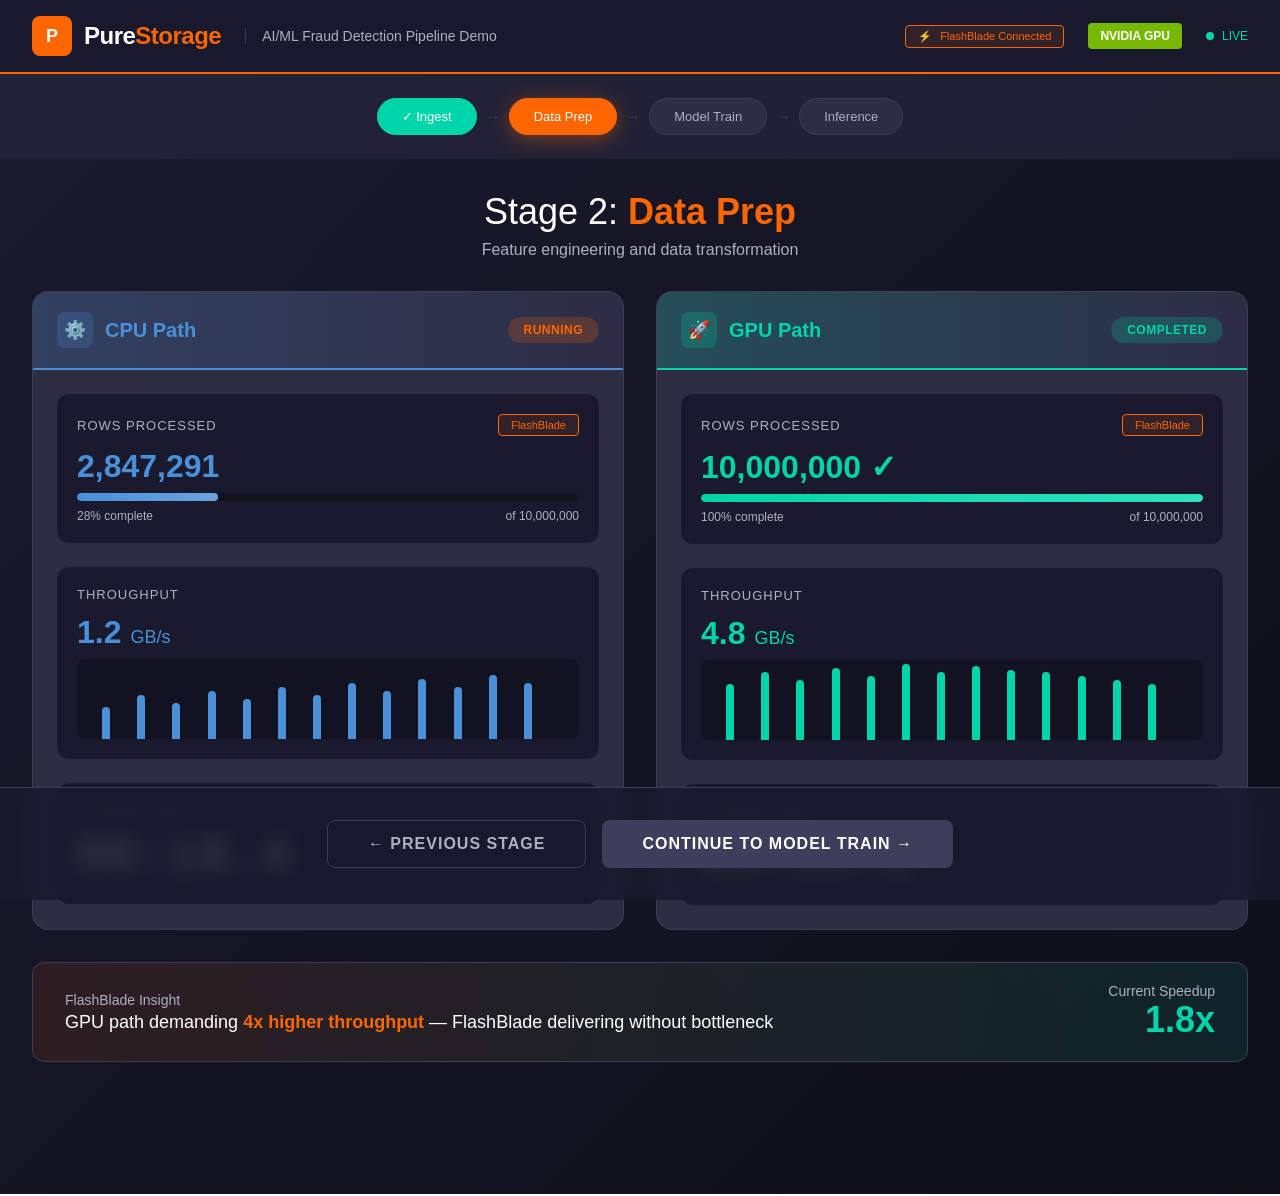
<file: dashboard-mockup.html>
<!DOCTYPE html>
<html lang="en">
<head>
    <meta charset="UTF-8">
    <meta name="viewport" content="width=device-width, initial-scale=1.0">
    <title>Pure Storage - Fraud Detection Demo v2</title>
    <style>
        * {
            margin: 0;
            padding: 0;
            box-sizing: border-box;
        }

        :root {
            --pure-orange: #FF6600;
            --pure-orange-dark: #E55A00;
            --pure-gray-dark: #1A1A2E;
            --pure-gray-medium: #2D2D44;
            --pure-gray-light: #3D3D5C;
            --text-primary: #FFFFFF;
            --text-secondary: #B0B0C0;
            --success-green: #00D4AA;
            --cpu-blue: #4A90D9;
            --gpu-green: #00D4AA;
        }

        body {
            font-family: 'Segoe UI', -apple-system, BlinkMacSystemFont, sans-serif;
            background: linear-gradient(135deg, var(--pure-gray-dark) 0%, #0F0F1A 100%);
            color: var(--text-primary);
            min-height: 100vh;
            overflow-x: hidden;
        }

        /* Header */
        .header {
            background: rgba(26, 26, 46, 0.95);
            border-bottom: 2px solid var(--pure-orange);
            padding: 16px 32px;
            display: flex;
            justify-content: space-between;
            align-items: center;
            backdrop-filter: blur(10px);
        }

        .logo-section {
            display: flex;
            align-items: center;
            gap: 16px;
        }

        .pure-logo {
            display: flex;
            align-items: center;
            gap: 12px;
        }

        .pure-logo-icon {
            width: 40px;
            height: 40px;
            background: var(--pure-orange);
            border-radius: 8px;
            display: flex;
            align-items: center;
            justify-content: center;
            font-weight: bold;
            font-size: 18px;
        }

        .pure-logo-text {
            font-size: 24px;
            font-weight: 600;
            letter-spacing: -0.5px;
        }

        .pure-logo-text span {
            color: var(--pure-orange);
        }

        .demo-title {
            font-size: 14px;
            color: var(--text-secondary);
            border-left: 1px solid var(--pure-gray-light);
            padding-left: 16px;
            margin-left: 8px;
        }

        .header-right {
            display: flex;
            align-items: center;
            gap: 24px;
        }

        .nvidia-badge {
            background: #76B900;
            color: white;
            padding: 6px 12px;
            border-radius: 4px;
            font-size: 12px;
            font-weight: 600;
        }

        /* Stage Navigation */
        .stage-nav {
            display: flex;
            justify-content: center;
            gap: 8px;
            padding: 24px;
            background: rgba(45, 45, 68, 0.5);
        }

        .stage-pill {
            padding: 10px 24px;
            border-radius: 20px;
            font-size: 13px;
            font-weight: 500;
            background: var(--pure-gray-medium);
            color: var(--text-secondary);
            border: 1px solid var(--pure-gray-light);
            transition: all 0.3s ease;
        }

        .stage-pill.active {
            background: var(--pure-orange);
            color: white;
            border-color: var(--pure-orange);
            box-shadow: 0 4px 20px rgba(255, 102, 0, 0.4);
        }

        .stage-pill.completed {
            background: var(--success-green);
            color: white;
            border-color: var(--success-green);
        }

        .stage-connector {
            display: flex;
            align-items: center;
            color: var(--pure-gray-light);
        }

        /* Main Content */
        .main-content {
            padding: 32px;
            max-width: 1600px;
            margin: 0 auto;
        }

        .stage-header {
            text-align: center;
            margin-bottom: 32px;
        }

        .stage-title {
            font-size: 36px;
            font-weight: 300;
            margin-bottom: 8px;
        }

        .stage-title span {
            color: var(--pure-orange);
            font-weight: 600;
        }

        .stage-subtitle {
            color: var(--text-secondary);
            font-size: 16px;
        }

        /* Comparison Grid */
        .comparison-grid {
            display: grid;
            grid-template-columns: 1fr 1fr;
            gap: 32px;
            margin-bottom: 32px;
        }

        .path-card {
            background: var(--pure-gray-medium);
            border-radius: 16px;
            overflow: hidden;
            border: 1px solid var(--pure-gray-light);
        }

        .path-header {
            padding: 20px 24px;
            display: flex;
            justify-content: space-between;
            align-items: center;
        }

        .path-header.cpu {
            background: linear-gradient(90deg, rgba(74, 144, 217, 0.2) 0%, transparent 100%);
            border-bottom: 2px solid var(--cpu-blue);
        }

        .path-header.gpu {
            background: linear-gradient(90deg, rgba(0, 212, 170, 0.2) 0%, transparent 100%);
            border-bottom: 2px solid var(--gpu-green);
        }

        .path-title {
            font-size: 20px;
            font-weight: 600;
            display: flex;
            align-items: center;
            gap: 12px;
        }

        .path-title.cpu { color: var(--cpu-blue); }
        .path-title.gpu { color: var(--gpu-green); }

        .path-icon {
            width: 36px;
            height: 36px;
            border-radius: 8px;
            display: flex;
            align-items: center;
            justify-content: center;
            font-size: 18px;
        }

        .path-icon.cpu { background: rgba(74, 144, 217, 0.2); }
        .path-icon.gpu { background: rgba(0, 212, 170, 0.2); }

        .path-status {
            padding: 6px 16px;
            border-radius: 20px;
            font-size: 12px;
            font-weight: 600;
            text-transform: uppercase;
            letter-spacing: 0.5px;
        }

        .path-status.running {
            background: rgba(255, 102, 0, 0.2);
            color: var(--pure-orange);
            animation: pulse 2s infinite;
        }

        .path-status.completed {
            background: rgba(0, 212, 170, 0.2);
            color: var(--success-green);
        }

        @keyframes pulse {
            0%, 100% { opacity: 1; }
            50% { opacity: 0.6; }
        }

        .path-metrics {
            padding: 24px;
            display: grid;
            gap: 24px;
        }

        .metric-card {
            background: var(--pure-gray-dark);
            border-radius: 12px;
            padding: 20px;
        }

        .metric-header {
            display: flex;
            justify-content: space-between;
            align-items: center;
            margin-bottom: 12px;
        }

        .metric-label {
            font-size: 13px;
            color: var(--text-secondary);
            text-transform: uppercase;
            letter-spacing: 1px;
        }

        .metric-value {
            font-size: 32px;
            font-weight: 600;
            margin-bottom: 8px;
        }

        .metric-value.cpu { color: var(--cpu-blue); }
        .metric-value.gpu { color: var(--gpu-green); }

        /* Throughput Chart */
        .throughput-chart {
            height: 80px;
            background: rgba(0, 0, 0, 0.3);
            border-radius: 8px;
            position: relative;
            overflow: hidden;
        }

        .chart-bar {
            position: absolute;
            bottom: 0;
            width: 8px;
            border-radius: 4px 4px 0 0;
            transition: height 0.3s ease;
        }

        .chart-bar.cpu { background: var(--cpu-blue); }
        .chart-bar.gpu { background: var(--gpu-green); }

        /* Progress Bar */
        .progress-bar {
            height: 8px;
            background: rgba(0, 0, 0, 0.3);
            border-radius: 4px;
            overflow: hidden;
        }

        .progress-fill {
            height: 100%;
            border-radius: 4px;
            transition: width 0.3s ease;
        }

        .progress-fill.cpu { background: linear-gradient(90deg, var(--cpu-blue), #6BA3E0); }
        .progress-fill.gpu { background: linear-gradient(90deg, var(--gpu-green), #33E0C0); }

        /* Timer */
        .timer-display {
            font-family: 'SF Mono', 'Consolas', monospace;
            font-size: 48px;
            font-weight: 300;
            letter-spacing: 2px;
        }

        /* Control Bar */
        .control-bar {
            display: flex;
            justify-content: center;
            gap: 16px;
            padding: 32px;
            background: rgba(26, 26, 46, 0.8);
            border-top: 1px solid var(--pure-gray-light);
            position: fixed;
            bottom: 0;
            left: 0;
            right: 0;
            backdrop-filter: blur(10px);
        }

        .btn {
            padding: 14px 40px;
            border-radius: 8px;
            font-size: 16px;
            font-weight: 600;
            border: none;
            cursor: pointer;
            transition: all 0.3s ease;
            text-transform: uppercase;
            letter-spacing: 1px;
        }

        .btn-primary {
            background: var(--pure-orange);
            color: white;
        }

        .btn-primary:hover {
            background: var(--pure-orange-dark);
            box-shadow: 0 4px 20px rgba(255, 102, 0, 0.4);
        }

        .btn-secondary {
            background: transparent;
            color: var(--text-secondary);
            border: 1px solid var(--pure-gray-light);
        }

        .btn-primary:disabled {
            background: var(--pure-gray-light);
            cursor: not-allowed;
        }

        /* FlashBlade Badge */
        .flashblade-badge {
            display: inline-flex;
            align-items: center;
            gap: 8px;
            background: rgba(255, 102, 0, 0.1);
            border: 1px solid var(--pure-orange);
            padding: 4px 12px;
            border-radius: 4px;
            font-size: 11px;
            color: var(--pure-orange);
        }

        /* Live indicator */
        .live-indicator {
            display: flex;
            align-items: center;
            gap: 8px;
            font-size: 12px;
            color: var(--success-green);
        }

        .live-dot {
            width: 8px;
            height: 8px;
            background: var(--success-green);
            border-radius: 50%;
            animation: blink 1s infinite;
        }

        @keyframes blink {
            0%, 100% { opacity: 1; }
            50% { opacity: 0.3; }
        }

        /* Summary additions */
        .summary-grid {
            display: grid;
            grid-template-columns: repeat(4, 1fr);
            gap: 16px;
            margin-top: 24px;
        }

        .summary-card {
            background: var(--pure-gray-medium);
            border-radius: 12px;
            padding: 20px;
            text-align: center;
        }

        .summary-stage {
            font-size: 12px;
            color: var(--text-secondary);
            margin-bottom: 8px;
        }

        .summary-speedup {
            font-size: 28px;
            font-weight: 600;
            color: var(--gpu-green);
        }

        .speedup-label {
            font-size: 12px;
            color: var(--text-secondary);
        }
    </style>
</head>
<body>
    <!-- Header -->
    <header class="header">
        <div class="logo-section">
            <div class="pure-logo">
                <div class="pure-logo-icon">P</div>
                <div class="pure-logo-text">Pure<span>Storage</span></div>
            </div>
            <div class="demo-title">AI/ML Fraud Detection Pipeline Demo</div>
        </div>
        <div class="header-right">
            <div class="flashblade-badge">
                <span>⚡</span> FlashBlade Connected
            </div>
            <div class="nvidia-badge">NVIDIA GPU</div>
            <div class="live-indicator">
                <div class="live-dot"></div>
                LIVE
            </div>
        </div>
    </header>

    <!-- Stage Navigation -->
    <nav class="stage-nav">
        <div class="stage-pill completed">✓ Ingest</div>
        <div class="stage-connector">→</div>
        <div class="stage-pill active">Data Prep</div>
        <div class="stage-connector">→</div>
        <div class="stage-pill">Model Train</div>
        <div class="stage-connector">→</div>
        <div class="stage-pill">Inference</div>
    </nav>

    <!-- Main Content -->
    <main class="main-content">
        <div class="stage-header">
            <h1 class="stage-title">Stage 2: <span>Data Prep</span></h1>
            <p class="stage-subtitle">Feature engineering and data transformation</p>
        </div>

        <div class="comparison-grid">
            <!-- CPU Path -->
            <div class="path-card">
                <div class="path-header cpu">
                    <div class="path-title cpu">
                        <div class="path-icon cpu">⚙️</div>
                        CPU Path
                    </div>
                    <div class="path-status running">Running</div>
                </div>
                <div class="path-metrics">
                    <!-- Rows Processed -->
                    <div class="metric-card">
                        <div class="metric-header">
                            <span class="metric-label">Rows Processed</span>
                            <span class="flashblade-badge">FlashBlade</span>
                        </div>
                        <div class="metric-value cpu">2,847,291</div>
                        <div class="progress-bar">
                            <div class="progress-fill cpu" style="width: 28%"></div>
                        </div>
                        <div style="display: flex; justify-content: space-between; margin-top: 8px; font-size: 12px; color: var(--text-secondary);">
                            <span>28% complete</span>
                            <span>of 10,000,000</span>
                        </div>
                    </div>

                    <!-- Throughput -->
                    <div class="metric-card">
                        <div class="metric-header">
                            <span class="metric-label">Throughput</span>
                        </div>
                        <div class="metric-value cpu">1.2 <span style="font-size: 18px; font-weight: 400;">GB/s</span></div>
                        <div class="throughput-chart">
                            <!-- Simulated chart bars -->
                            <div class="chart-bar cpu" style="left: 5%; height: 40%"></div>
                            <div class="chart-bar cpu" style="left: 12%; height: 55%"></div>
                            <div class="chart-bar cpu" style="left: 19%; height: 45%"></div>
                            <div class="chart-bar cpu" style="left: 26%; height: 60%"></div>
                            <div class="chart-bar cpu" style="left: 33%; height: 50%"></div>
                            <div class="chart-bar cpu" style="left: 40%; height: 65%"></div>
                            <div class="chart-bar cpu" style="left: 47%; height: 55%"></div>
                            <div class="chart-bar cpu" style="left: 54%; height: 70%"></div>
                            <div class="chart-bar cpu" style="left: 61%; height: 60%"></div>
                            <div class="chart-bar cpu" style="left: 68%; height: 75%"></div>
                            <div class="chart-bar cpu" style="left: 75%; height: 65%"></div>
                            <div class="chart-bar cpu" style="left: 82%; height: 80%"></div>
                            <div class="chart-bar cpu" style="left: 89%; height: 70%"></div>
                        </div>
                    </div>

                    <!-- Timer -->
                    <div class="metric-card">
                        <div class="metric-header">
                            <span class="metric-label">Elapsed Time</span>
                        </div>
                        <div class="timer-display cpu">00:18.4</div>
                    </div>
                </div>
            </div>

            <!-- GPU Path -->
            <div class="path-card">
                <div class="path-header gpu">
                    <div class="path-title gpu">
                        <div class="path-icon gpu">🚀</div>
                        GPU Path
                    </div>
                    <div class="path-status completed">Completed</div>
                </div>
                <div class="path-metrics">
                    <!-- Rows Processed -->
                    <div class="metric-card">
                        <div class="metric-header">
                            <span class="metric-label">Rows Processed</span>
                            <span class="flashblade-badge">FlashBlade</span>
                        </div>
                        <div class="metric-value gpu">10,000,000 ✓</div>
                        <div class="progress-bar">
                            <div class="progress-fill gpu" style="width: 100%"></div>
                        </div>
                        <div style="display: flex; justify-content: space-between; margin-top: 8px; font-size: 12px; color: var(--text-secondary);">
                            <span>100% complete</span>
                            <span>of 10,000,000</span>
                        </div>
                    </div>

                    <!-- Throughput -->
                    <div class="metric-card">
                        <div class="metric-header">
                            <span class="metric-label">Throughput</span>
                        </div>
                        <div class="metric-value gpu">4.8 <span style="font-size: 18px; font-weight: 400;">GB/s</span></div>
                        <div class="throughput-chart">
                            <!-- Simulated chart bars - higher for GPU -->
                            <div class="chart-bar gpu" style="left: 5%; height: 70%"></div>
                            <div class="chart-bar gpu" style="left: 12%; height: 85%"></div>
                            <div class="chart-bar gpu" style="left: 19%; height: 75%"></div>
                            <div class="chart-bar gpu" style="left: 26%; height: 90%"></div>
                            <div class="chart-bar gpu" style="left: 33%; height: 80%"></div>
                            <div class="chart-bar gpu" style="left: 40%; height: 95%"></div>
                            <div class="chart-bar gpu" style="left: 47%; height: 85%"></div>
                            <div class="chart-bar gpu" style="left: 54%; height: 92%"></div>
                            <div class="chart-bar gpu" style="left: 61%; height: 88%"></div>
                            <div class="chart-bar gpu" style="left: 68%; height: 85%"></div>
                            <div class="chart-bar gpu" style="left: 75%; height: 80%"></div>
                            <div class="chart-bar gpu" style="left: 82%; height: 75%"></div>
                            <div class="chart-bar gpu" style="left: 89%; height: 70%"></div>
                        </div>
                    </div>

                    <!-- Timer -->
                    <div class="metric-card">
                        <div class="metric-header">
                            <span class="metric-label">Elapsed Time</span>
                        </div>
                        <div class="timer-display gpu">00:10.2</div>
                    </div>
                </div>
            </div>
        </div>

        <!-- Insight Banner -->
        <div style="background: linear-gradient(90deg, rgba(255, 102, 0, 0.1), rgba(0, 212, 170, 0.1)); border: 1px solid var(--pure-gray-light); border-radius: 12px; padding: 20px 32px; display: flex; justify-content: space-between; align-items: center;">
            <div>
                <div style="font-size: 14px; color: var(--text-secondary); margin-bottom: 4px;">FlashBlade Insight</div>
                <div style="font-size: 18px;">GPU path demanding <span style="color: var(--pure-orange); font-weight: 600;">4x higher throughput</span> — FlashBlade delivering without bottleneck</div>
            </div>
            <div style="text-align: right;">
                <div style="font-size: 14px; color: var(--text-secondary);">Current Speedup</div>
                <div style="font-size: 36px; font-weight: 600; color: var(--gpu-green);">1.8x</div>
            </div>
        </div>
    </main>

    <!-- Control Bar -->
    <div class="control-bar">
        <button class="btn btn-secondary">← Previous Stage</button>
        <button class="btn btn-primary" disabled>Continue to Model Train →</button>
    </div>

    <!-- Add padding at bottom for fixed control bar -->
    <div style="height: 100px;"></div>
</body>
</html>
</file>
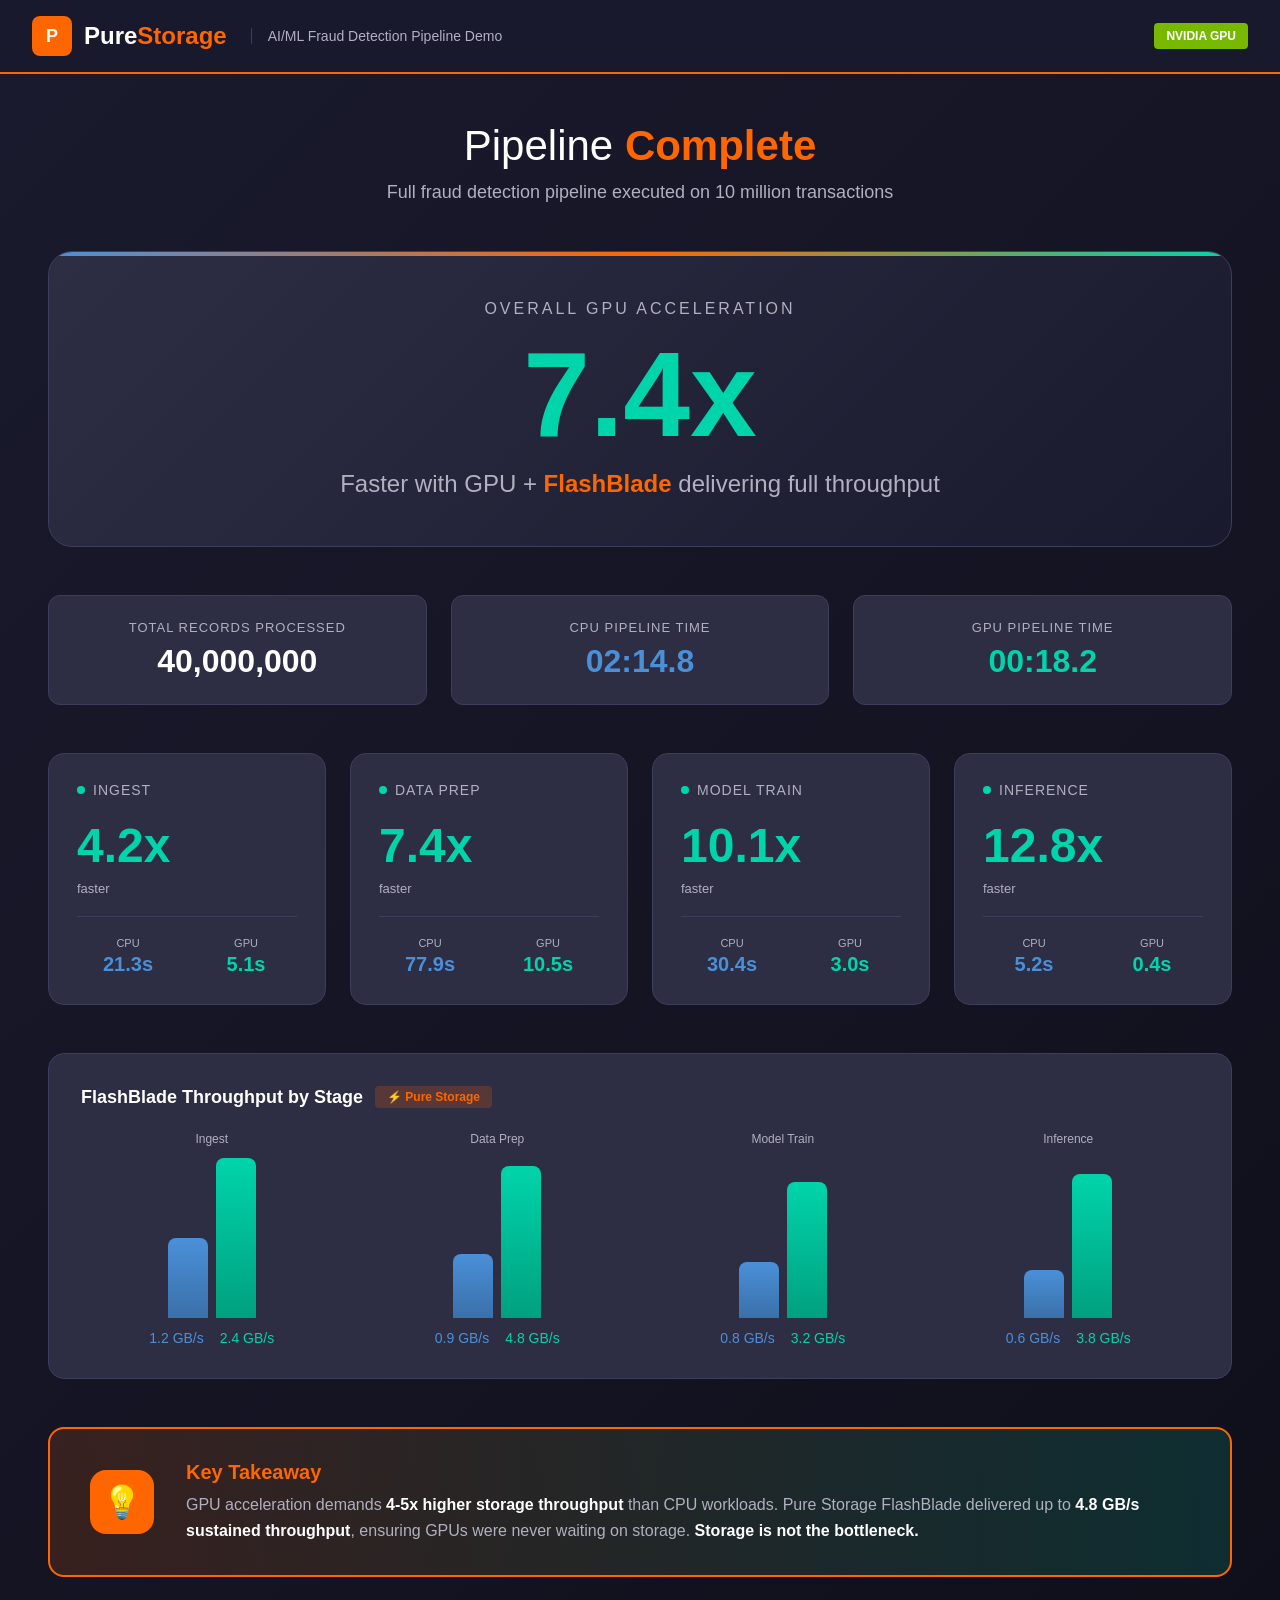
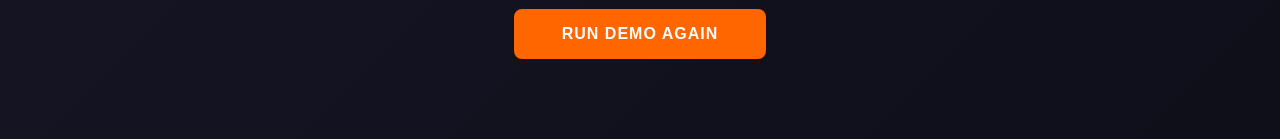
<file: dashboard-summary-mockup.html>
<!DOCTYPE html>
<html lang="en">
<head>
    <meta charset="UTF-8">
    <meta name="viewport" content="width=device-width, initial-scale=1.0">
    <title>Pure Storage - Fraud Detection Demo v2 - Summary</title>
    <style>
        * {
            margin: 0;
            padding: 0;
            box-sizing: border-box;
        }

        :root {
            --pure-orange: #FF6600;
            --pure-orange-dark: #E55A00;
            --pure-gray-dark: #1A1A2E;
            --pure-gray-medium: #2D2D44;
            --pure-gray-light: #3D3D5C;
            --text-primary: #FFFFFF;
            --text-secondary: #B0B0C0;
            --success-green: #00D4AA;
            --cpu-blue: #4A90D9;
            --gpu-green: #00D4AA;
        }

        body {
            font-family: 'Segoe UI', -apple-system, BlinkMacSystemFont, sans-serif;
            background: linear-gradient(135deg, var(--pure-gray-dark) 0%, #0F0F1A 100%);
            color: var(--text-primary);
            min-height: 100vh;
        }

        /* Header */
        .header {
            background: rgba(26, 26, 46, 0.95);
            border-bottom: 2px solid var(--pure-orange);
            padding: 16px 32px;
            display: flex;
            justify-content: space-between;
            align-items: center;
        }

        .logo-section {
            display: flex;
            align-items: center;
            gap: 16px;
        }

        .pure-logo {
            display: flex;
            align-items: center;
            gap: 12px;
        }

        .pure-logo-icon {
            width: 40px;
            height: 40px;
            background: var(--pure-orange);
            border-radius: 8px;
            display: flex;
            align-items: center;
            justify-content: center;
            font-weight: bold;
            font-size: 18px;
        }

        .pure-logo-text {
            font-size: 24px;
            font-weight: 600;
        }

        .pure-logo-text span {
            color: var(--pure-orange);
        }

        .demo-title {
            font-size: 14px;
            color: var(--text-secondary);
            border-left: 1px solid var(--pure-gray-light);
            padding-left: 16px;
            margin-left: 8px;
        }

        .nvidia-badge {
            background: #76B900;
            color: white;
            padding: 6px 12px;
            border-radius: 4px;
            font-size: 12px;
            font-weight: 600;
        }

        /* Main Content */
        .main-content {
            padding: 48px;
            max-width: 1400px;
            margin: 0 auto;
        }

        .summary-header {
            text-align: center;
            margin-bottom: 48px;
        }

        .summary-title {
            font-size: 42px;
            font-weight: 300;
            margin-bottom: 12px;
        }

        .summary-title span {
            color: var(--pure-orange);
            font-weight: 600;
        }

        .summary-subtitle {
            font-size: 18px;
            color: var(--text-secondary);
        }

        /* Big Speedup Hero */
        .speedup-hero {
            background: linear-gradient(135deg, var(--pure-gray-medium) 0%, var(--pure-gray-dark) 100%);
            border-radius: 24px;
            padding: 48px;
            text-align: center;
            margin-bottom: 48px;
            border: 1px solid var(--pure-gray-light);
            position: relative;
            overflow: hidden;
        }

        .speedup-hero::before {
            content: '';
            position: absolute;
            top: 0;
            left: 0;
            right: 0;
            height: 4px;
            background: linear-gradient(90deg, var(--cpu-blue), var(--pure-orange), var(--gpu-green));
        }

        .speedup-label {
            font-size: 16px;
            color: var(--text-secondary);
            text-transform: uppercase;
            letter-spacing: 3px;
            margin-bottom: 16px;
        }

        .speedup-value {
            font-size: 120px;
            font-weight: 700;
            color: var(--gpu-green);
            line-height: 1;
            margin-bottom: 16px;
        }

        .speedup-desc {
            font-size: 24px;
            color: var(--text-secondary);
        }

        .speedup-desc span {
            color: var(--pure-orange);
            font-weight: 600;
        }

        /* Stage Breakdown */
        .stage-breakdown {
            display: grid;
            grid-template-columns: repeat(4, 1fr);
            gap: 24px;
            margin-bottom: 48px;
        }

        .stage-card {
            background: var(--pure-gray-medium);
            border-radius: 16px;
            padding: 28px;
            border: 1px solid var(--pure-gray-light);
            transition: transform 0.3s ease, box-shadow 0.3s ease;
        }

        .stage-card:hover {
            transform: translateY(-4px);
            box-shadow: 0 8px 32px rgba(0, 0, 0, 0.3);
        }

        .stage-name {
            font-size: 14px;
            color: var(--text-secondary);
            text-transform: uppercase;
            letter-spacing: 1px;
            margin-bottom: 20px;
            display: flex;
            align-items: center;
            gap: 8px;
        }

        .stage-name::before {
            content: '';
            width: 8px;
            height: 8px;
            background: var(--gpu-green);
            border-radius: 50%;
        }

        .stage-speedup {
            font-size: 48px;
            font-weight: 600;
            color: var(--gpu-green);
            margin-bottom: 8px;
        }

        .stage-times {
            display: grid;
            grid-template-columns: 1fr 1fr;
            gap: 16px;
            margin-top: 20px;
            padding-top: 20px;
            border-top: 1px solid var(--pure-gray-light);
        }

        .time-block {
            text-align: center;
        }

        .time-label {
            font-size: 11px;
            color: var(--text-secondary);
            text-transform: uppercase;
            margin-bottom: 4px;
        }

        .time-value {
            font-size: 20px;
            font-weight: 600;
        }

        .time-value.cpu { color: var(--cpu-blue); }
        .time-value.gpu { color: var(--gpu-green); }

        /* Throughput Comparison */
        .throughput-section {
            background: var(--pure-gray-medium);
            border-radius: 16px;
            padding: 32px;
            border: 1px solid var(--pure-gray-light);
            margin-bottom: 48px;
        }

        .section-title {
            font-size: 18px;
            font-weight: 600;
            margin-bottom: 24px;
            display: flex;
            align-items: center;
            gap: 12px;
        }

        .section-title .badge {
            background: rgba(255, 102, 0, 0.2);
            color: var(--pure-orange);
            padding: 4px 12px;
            border-radius: 4px;
            font-size: 12px;
        }

        .throughput-bars {
            display: grid;
            grid-template-columns: repeat(4, 1fr);
            gap: 24px;
        }

        .throughput-item {
            text-align: center;
        }

        .throughput-stage {
            font-size: 12px;
            color: var(--text-secondary);
            margin-bottom: 12px;
        }

        .bar-container {
            height: 160px;
            display: flex;
            align-items: flex-end;
            justify-content: center;
            gap: 8px;
            margin-bottom: 12px;
        }

        .bar {
            width: 40px;
            border-radius: 8px 8px 0 0;
            transition: height 0.5s ease;
        }

        .bar.cpu { background: linear-gradient(180deg, var(--cpu-blue), #3A70A9); }
        .bar.gpu { background: linear-gradient(180deg, var(--gpu-green), #00A080); }

        .throughput-values {
            display: flex;
            justify-content: center;
            gap: 16px;
            font-size: 14px;
        }

        .throughput-values .cpu { color: var(--cpu-blue); }
        .throughput-values .gpu { color: var(--gpu-green); }

        /* Key Insight */
        .insight-banner {
            background: linear-gradient(90deg, rgba(255, 102, 0, 0.15), rgba(0, 212, 170, 0.15));
            border: 2px solid var(--pure-orange);
            border-radius: 16px;
            padding: 32px 40px;
            display: flex;
            align-items: center;
            gap: 32px;
        }

        .insight-icon {
            width: 64px;
            height: 64px;
            background: var(--pure-orange);
            border-radius: 16px;
            display: flex;
            align-items: center;
            justify-content: center;
            font-size: 32px;
            flex-shrink: 0;
        }

        .insight-content h3 {
            font-size: 20px;
            margin-bottom: 8px;
            color: var(--pure-orange);
        }

        .insight-content p {
            font-size: 16px;
            color: var(--text-secondary);
            line-height: 1.6;
        }

        .insight-content p strong {
            color: var(--text-primary);
        }

        /* Totals Row */
        .totals-row {
            display: grid;
            grid-template-columns: repeat(3, 1fr);
            gap: 24px;
            margin-bottom: 48px;
        }

        .total-card {
            background: var(--pure-gray-medium);
            border-radius: 12px;
            padding: 24px;
            text-align: center;
            border: 1px solid var(--pure-gray-light);
        }

        .total-label {
            font-size: 13px;
            color: var(--text-secondary);
            text-transform: uppercase;
            letter-spacing: 1px;
            margin-bottom: 8px;
        }

        .total-value {
            font-size: 32px;
            font-weight: 600;
        }

        .total-value.cpu { color: var(--cpu-blue); }
        .total-value.gpu { color: var(--gpu-green); }
        .total-value.neutral { color: var(--text-primary); }

        /* Restart Button */
        .restart-section {
            text-align: center;
            padding: 32px;
        }

        .btn {
            padding: 16px 48px;
            border-radius: 8px;
            font-size: 16px;
            font-weight: 600;
            border: none;
            cursor: pointer;
            text-transform: uppercase;
            letter-spacing: 1px;
            transition: all 0.3s ease;
        }

        .btn-primary {
            background: var(--pure-orange);
            color: white;
        }

        .btn-primary:hover {
            background: var(--pure-orange-dark);
            box-shadow: 0 4px 20px rgba(255, 102, 0, 0.4);
        }
    </style>
</head>
<body>
    <!-- Header -->
    <header class="header">
        <div class="logo-section">
            <div class="pure-logo">
                <div class="pure-logo-icon">P</div>
                <div class="pure-logo-text">Pure<span>Storage</span></div>
            </div>
            <div class="demo-title">AI/ML Fraud Detection Pipeline Demo</div>
        </div>
        <div class="nvidia-badge">NVIDIA GPU</div>
    </header>

    <!-- Main Content -->
    <main class="main-content">
        <div class="summary-header">
            <h1 class="summary-title">Pipeline <span>Complete</span></h1>
            <p class="summary-subtitle">Full fraud detection pipeline executed on 10 million transactions</p>
        </div>

        <!-- Hero Speedup -->
        <div class="speedup-hero">
            <div class="speedup-label">Overall GPU Acceleration</div>
            <div class="speedup-value">7.4x</div>
            <div class="speedup-desc">Faster with GPU + <span>FlashBlade</span> delivering full throughput</div>
        </div>

        <!-- Totals Row -->
        <div class="totals-row">
            <div class="total-card">
                <div class="total-label">Total Records Processed</div>
                <div class="total-value neutral">40,000,000</div>
            </div>
            <div class="total-card">
                <div class="total-label">CPU Pipeline Time</div>
                <div class="total-value cpu">02:14.8</div>
            </div>
            <div class="total-card">
                <div class="total-label">GPU Pipeline Time</div>
                <div class="total-value gpu">00:18.2</div>
            </div>
        </div>

        <!-- Stage Breakdown -->
        <div class="stage-breakdown">
            <div class="stage-card">
                <div class="stage-name">Ingest</div>
                <div class="stage-speedup">4.2x</div>
                <div style="font-size: 13px; color: var(--text-secondary);">faster</div>
                <div class="stage-times">
                    <div class="time-block">
                        <div class="time-label">CPU</div>
                        <div class="time-value cpu">21.3s</div>
                    </div>
                    <div class="time-block">
                        <div class="time-label">GPU</div>
                        <div class="time-value gpu">5.1s</div>
                    </div>
                </div>
            </div>

            <div class="stage-card">
                <div class="stage-name">Data Prep</div>
                <div class="stage-speedup">7.4x</div>
                <div style="font-size: 13px; color: var(--text-secondary);">faster</div>
                <div class="stage-times">
                    <div class="time-block">
                        <div class="time-label">CPU</div>
                        <div class="time-value cpu">77.9s</div>
                    </div>
                    <div class="time-block">
                        <div class="time-label">GPU</div>
                        <div class="time-value gpu">10.5s</div>
                    </div>
                </div>
            </div>

            <div class="stage-card">
                <div class="stage-name">Model Train</div>
                <div class="stage-speedup">10.1x</div>
                <div style="font-size: 13px; color: var(--text-secondary);">faster</div>
                <div class="stage-times">
                    <div class="time-block">
                        <div class="time-label">CPU</div>
                        <div class="time-value cpu">30.4s</div>
                    </div>
                    <div class="time-block">
                        <div class="time-label">GPU</div>
                        <div class="time-value gpu">3.0s</div>
                    </div>
                </div>
            </div>

            <div class="stage-card">
                <div class="stage-name">Inference</div>
                <div class="stage-speedup">12.8x</div>
                <div style="font-size: 13px; color: var(--text-secondary);">faster</div>
                <div class="stage-times">
                    <div class="time-block">
                        <div class="time-label">CPU</div>
                        <div class="time-value cpu">5.2s</div>
                    </div>
                    <div class="time-block">
                        <div class="time-label">GPU</div>
                        <div class="time-value gpu">0.4s</div>
                    </div>
                </div>
            </div>
        </div>

        <!-- Throughput Section -->
        <div class="throughput-section">
            <div class="section-title">
                FlashBlade Throughput by Stage
                <span class="badge">⚡ Pure Storage</span>
            </div>
            <div class="throughput-bars">
                <div class="throughput-item">
                    <div class="throughput-stage">Ingest</div>
                    <div class="bar-container">
                        <div class="bar cpu" style="height: 50%"></div>
                        <div class="bar gpu" style="height: 100%"></div>
                    </div>
                    <div class="throughput-values">
                        <span class="cpu">1.2 GB/s</span>
                        <span class="gpu">2.4 GB/s</span>
                    </div>
                </div>
                <div class="throughput-item">
                    <div class="throughput-stage">Data Prep</div>
                    <div class="bar-container">
                        <div class="bar cpu" style="height: 40%"></div>
                        <div class="bar gpu" style="height: 95%"></div>
                    </div>
                    <div class="throughput-values">
                        <span class="cpu">0.9 GB/s</span>
                        <span class="gpu">4.8 GB/s</span>
                    </div>
                </div>
                <div class="throughput-item">
                    <div class="throughput-stage">Model Train</div>
                    <div class="bar-container">
                        <div class="bar cpu" style="height: 35%"></div>
                        <div class="bar gpu" style="height: 85%"></div>
                    </div>
                    <div class="throughput-values">
                        <span class="cpu">0.8 GB/s</span>
                        <span class="gpu">3.2 GB/s</span>
                    </div>
                </div>
                <div class="throughput-item">
                    <div class="throughput-stage">Inference</div>
                    <div class="bar-container">
                        <div class="bar cpu" style="height: 30%"></div>
                        <div class="bar gpu" style="height: 90%"></div>
                    </div>
                    <div class="throughput-values">
                        <span class="cpu">0.6 GB/s</span>
                        <span class="gpu">3.8 GB/s</span>
                    </div>
                </div>
            </div>
        </div>

        <!-- Key Insight -->
        <div class="insight-banner">
            <div class="insight-icon">💡</div>
            <div class="insight-content">
                <h3>Key Takeaway</h3>
                <p>
                    GPU acceleration demands <strong>4-5x higher storage throughput</strong> than CPU workloads.
                    Pure Storage FlashBlade delivered up to <strong>4.8 GB/s sustained throughput</strong>,
                    ensuring GPUs were never waiting on storage. <strong>Storage is not the bottleneck.</strong>
                </p>
            </div>
        </div>

        <!-- Restart -->
        <div class="restart-section">
            <button class="btn btn-primary">Run Demo Again</button>
        </div>
    </main>
</body>
</html>
</file>
